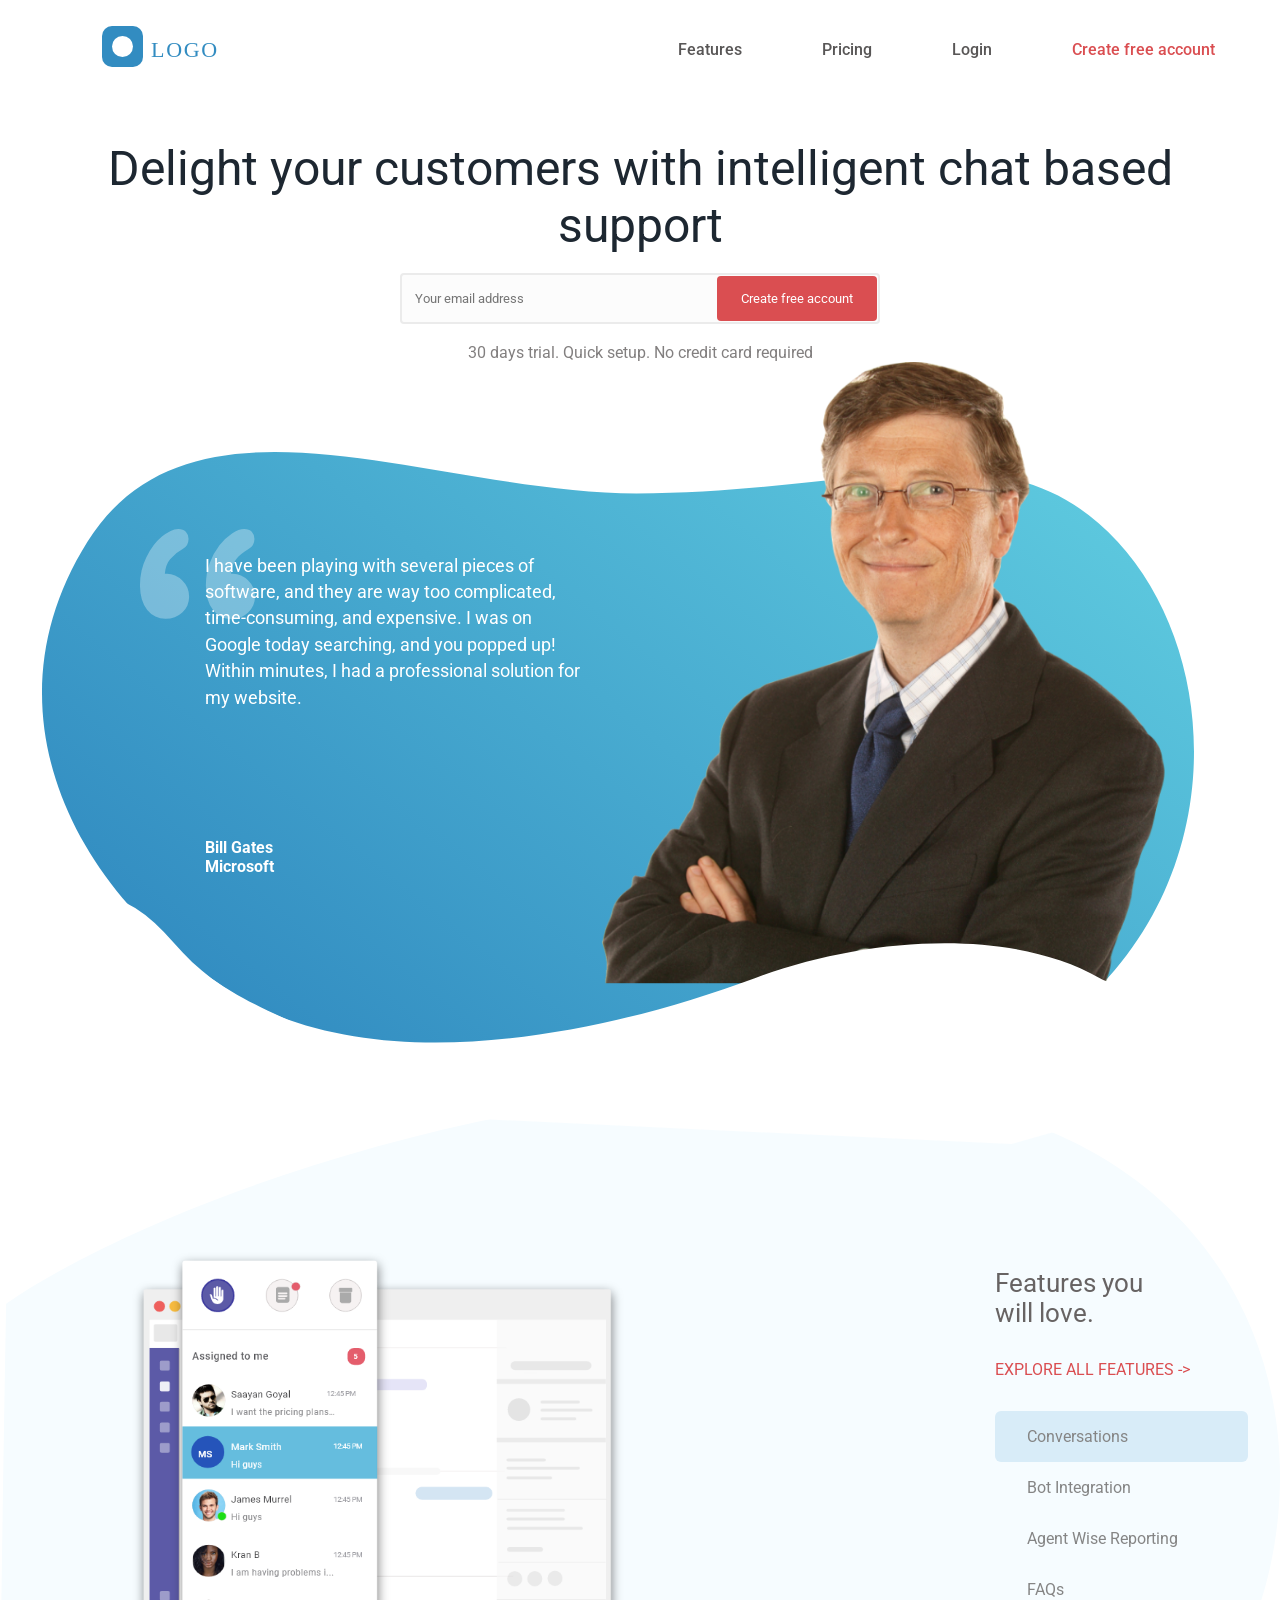
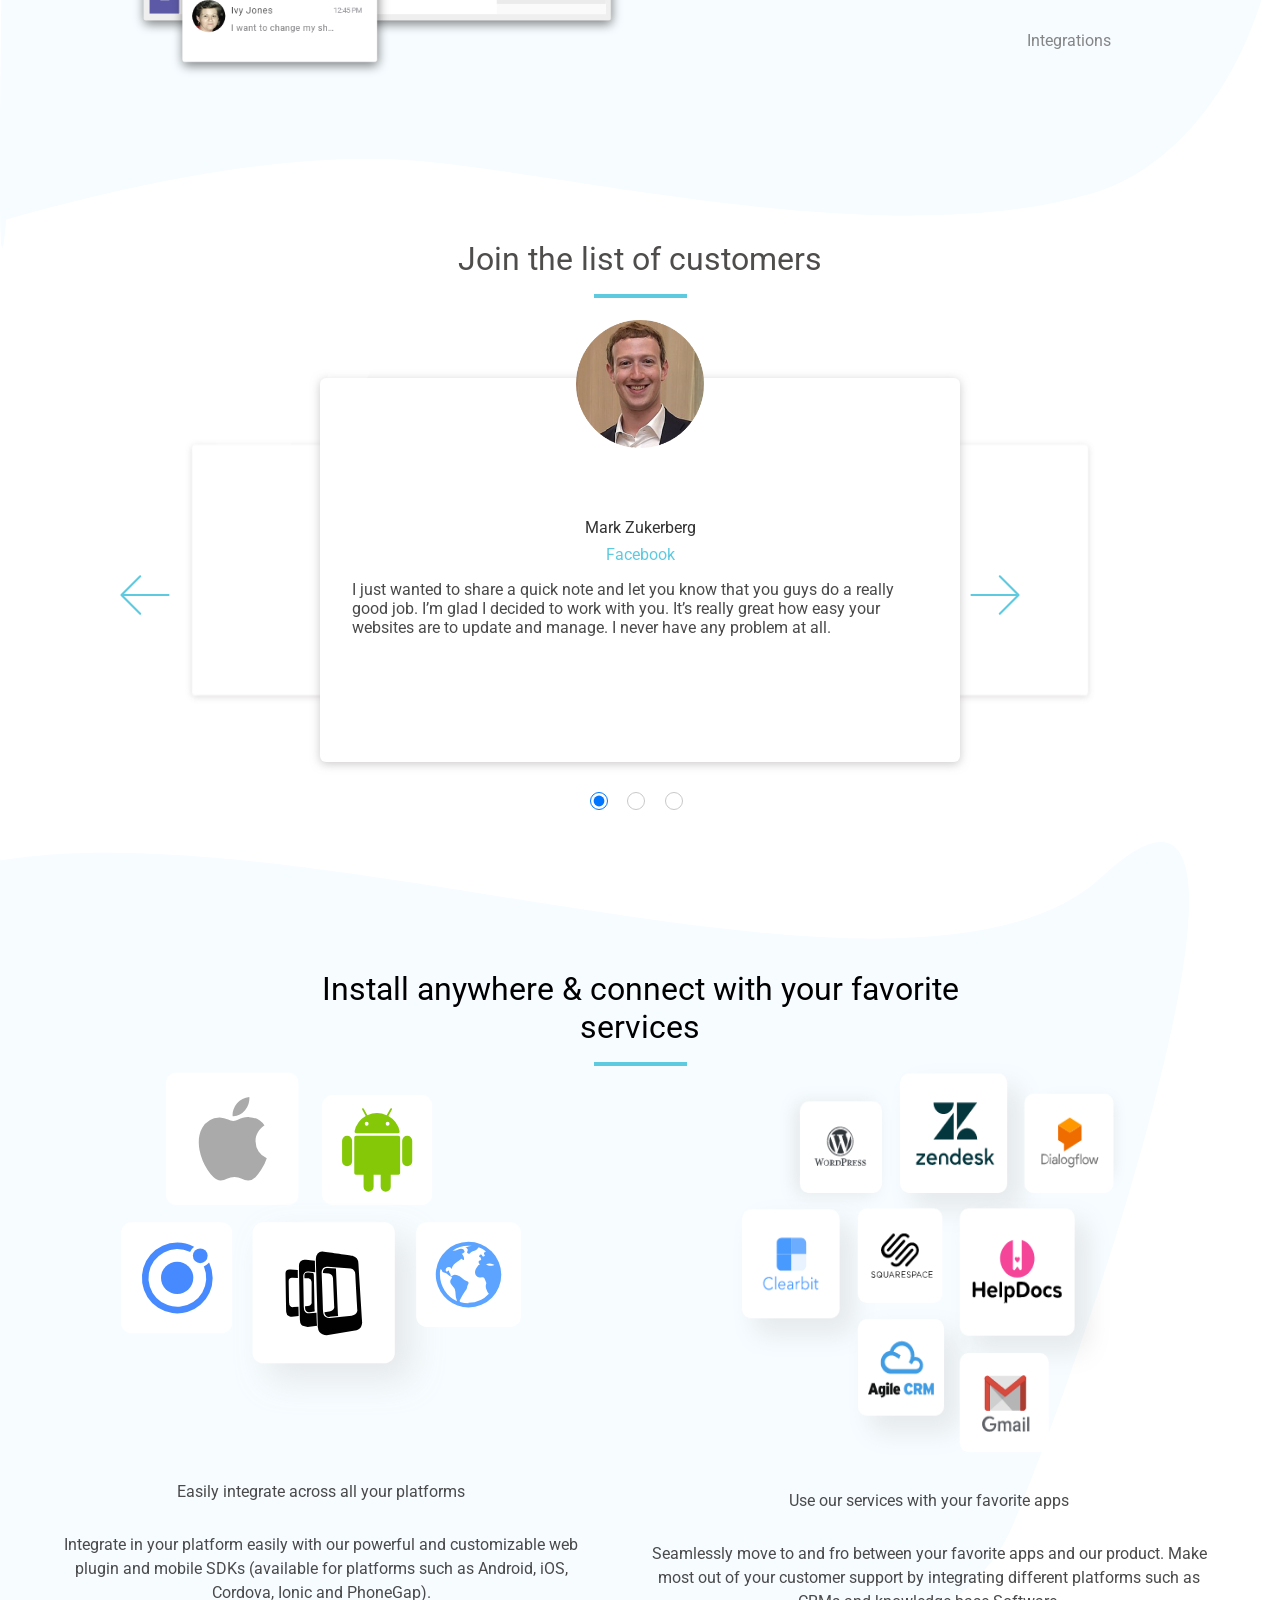
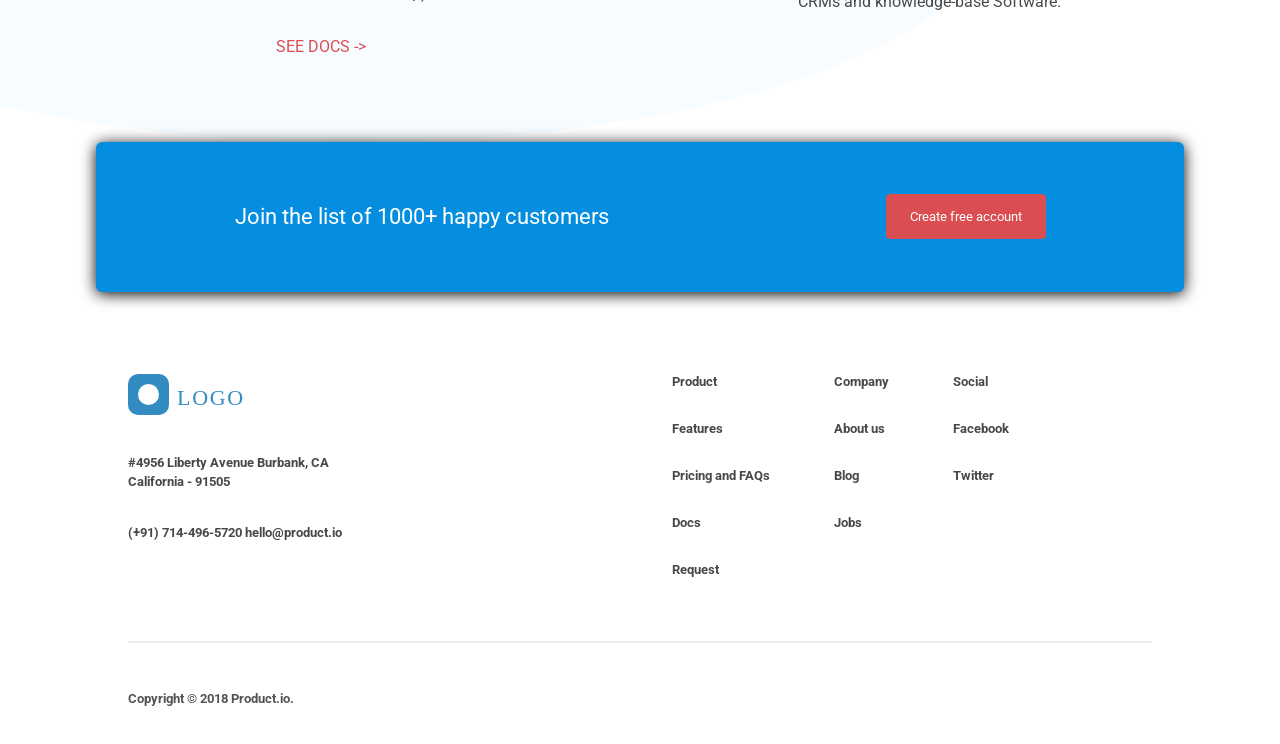
<file: index.html>
<!DOCTYPE html>
<html lang="en">

<head>
    <meta charset="UTF-8" />
    <meta name="viewport" content="width=device-width, initial-scale=1.0" />
    <link href="https://fonts.googleapis.com/css2?family=Roboto:wght@300;400;500;900&display=swap" rel="stylesheet" />
    <link rel="stylesheet" href="style.css" />
    <title>Task</title>
</head>

<body>
    <div class="container">
        <header class="main-head">
            <nav>
                <div class="logo">
                    <img src="./logo/Group 2.svg" alt="Logo" />
                </div>
                <ul class="nav-links">
                    <li><a href="#">Features</a></li>
                    <li><a href="#">Pricing</a></li>
                    <li><a href="#">Login</a></li>
                    <li><a class="active" href="#">Create free account</a></li>
                </ul>
            </nav>
        </header>
        <div class="main-content">
            <h1 class="heading">
                Delight your customers with intelligent chat based support
            </h1>
            <div class="email">
                <input type="email" placeholder="Your email address" />
                <button class="button">Create free account</button>
            </div>
            <div class="free-trail">
                30 days trial. Quick setup. No credit card required
            </div>
        </div>
        <div class="bubble">
            <p class="quote">
                <img class="comma" src="./logo/“.svg" alt="" />I have been playing
                with several pieces of software, and they are way too complicated,
                time-consuming, and expensive. I was on Google today searching, and
                you popped up! Within minutes, I had a professional solution for my
                website.
            </p>
            <h1 class="name">
                Bill Gates
                <span class="company">
                    Microsoft
                </span>
            </h1>
            <img class="oval" src="./logo/Oval-2.svg" alt="oval" />
            <img class="bill-gates" src="./images/1111.png" alt="" />
            <img class="rectangle" src="./logo/Rectangle-17.svg" alt="" />
        </div>
    </div>
    <div class="section">
        <img class="oval-2" src="./logo/Path-2.svg" alt="" />
        <div class="image-section">
            <img src="./images/conversation.png" class="images conversation" alt="conversation" />
            <img src="./images/bot.png" class="images bot" alt="bot" />
            <img src="./images/agent.png" class="images agent" alt="conversation" />
            <img src="./images/FAQ.png" class="images FAQ" alt="conversation" />
            <img src="./images/integration.png" class="images integration" alt="conversation" />
        </div>
        <div class="features-section">
            <h1>Features you will love.</h1>
            <span>EXPLORE ALL FEATURES -></span>
            <div class="conversations image-tab img-active" data-id="conversation">
                Conversations
            </div>
            <div class="bot-integration image-tab" data-id="bot">
                Bot Integration
            </div>
            <div class="agent-wise-reporting image-tab" data-id="agent">
                Agent Wise Reporting
            </div>
            <div class="faq image-tab" data-id="FAQ">
                FAQs
            </div>
            <div class="integrations image-tab" data-id="integration">
                Integrations
            </div>
        </div>
    </div>
    <div class="join">
        Join the list of customers
        <div class="line"></div>
    </div>
    <section id="slider">
        <input type="radio" name="slider" id="s1" checked />
        <input type="radio" name="slider" id="s2" />
        <input type="radio" name="slider" id="s3" />
        <label for="s1" id="slide1">
            <img class="mark" src="./images/220px-Mark_Zuckerberg_em_setembro_de_2014@2x.png" alt="" />
            <h1 class="name1">Mark Zukerberg</h1>
            <div class="company1">Facebook</div>
            <img class="comma" src="./logo/“.svg" alt="" />
            <p class="s1">
                I just wanted to share a quick note and let you know that you guys do
                a really good job. I’m glad I decided to work with you. It’s really
                great how easy your websites are to update and manage. I never have
                any problem at all.
            </p>
        </label>
        <label for="s2" id="slide2">
            <img class="mark" src="./images/220px-Mark_Zuckerberg_em_setembro_de_2014@2x.png" alt="" />
            <h1 class="name1">Mark Zukerberg</h1>
            <div class="company1">Facebook</div>
            <p class="s2">
                I just wanted to share a quick note and let you know that you guys do
                a really good job. I’m glad I decided to work with you. It’s really
                great how easy your websites are to update and manage. I never have
                any problem at all.
            </p>
        </label>
        <label for="s3" id="slide3">
            <img class="mark" src="./images/220px-Mark_Zuckerberg_em_setembro_de_2014@2x.png" alt="" />
            <h1 class="name1">Mark Zukerberg</h1>
            <div class="company1">Facebook</div>
            <p class="s3">
                I just wanted to share a quick note and let you know that you guys do
                a really good job. I’m glad I decided to work with you. It’s really
                great how easy your websites are to update and manage. I never have
                any problem at all.
            </p>
        </label>
        <div class="btn buttons">
            <button class="previous-button">
                <img src="./logo/arrow copy.svg" alt="" />
            </button>
            <button class="next-button">
                <img src="./logo/arrow.svg" alt="" />
            </button>
        </div>
    </section>
    <div class="background-container">
        <img class="oval-3" src="./logo/Path 2 Copy 2.svg" alt="" />
        <div class="bubble-2">
            <h1 class="heading-2">
                Install anywhere & connect with your favorite services
            </h1>
            <div class="line"></div>
        </div>
        <div class="group">
            <div class="group-1">
                <img src="./logo/Group 61.svg" alt="" />
                <p class="p1">Easily integrate across all your platforms</p>
                <p class="p2">
                    Integrate in your platform easily with our powerful and customizable
                    web plugin and mobile SDKs (available for platforms such as Android,
                    iOS, Cordova, Ionic and PhoneGap).
                </p>
                <span class="docs">SEE DOCS -></span>
            </div>
            <div class="group-2">
                <img src="./logo/Group 53.png" alt="" />
                <p class="p1">Use our services with your favorite apps</p>
                <p class="p2">
                    Seamlessly move to and fro between your favorite apps and our
                    product. Make most out of your customer support by integrating
                    different platforms such as CRMs and knowledge-base Software.
                </p>
            </div>
        </div>
    </div>
    <div class="template">
        <div class="join-2">Join the list of 1000+ happy customers</div>
        <button class="button-2">Create free account</button>
    </div>
    <div class="footer-container">
        <div class="address-container">
            <div class="logo-2">
                <img src="./logo/Group 2.svg" alt="logo" />
            </div>
            <div class="address">
                #4956 Liberty Avenue Burbank, CA California - 91505
                <span class="number">(+91) 714-496-5720 hello@product.io</span>
            </div>
        </div>
        <div class="about">
            <div class="product">
                <ul class="about-product">
                    Product
                    <li>Features</li>
                    <li>Pricing and FAQs</li>
                    <li>Docs</li>
                    <li>Request</li>
                </ul>
            </div>
            <div class="company-2">
                <ul class="about-company">
                    Company
                    <li>About us</li>
                    <li>Blog</li>
                    <li>Jobs</li>
                </ul>
            </div>
            <div class="social">
                <ul class="about-social">
                    Social
                    <li>Facebook</li>
                    <li>Twitter</li>
                </ul>
            </div>
        </div>
    </div>
    <div class="copyright">
        Copyright &copy 2018 Product.io.
    </div>
    <script src="main.js"></script>
</body>

</html>
</file>
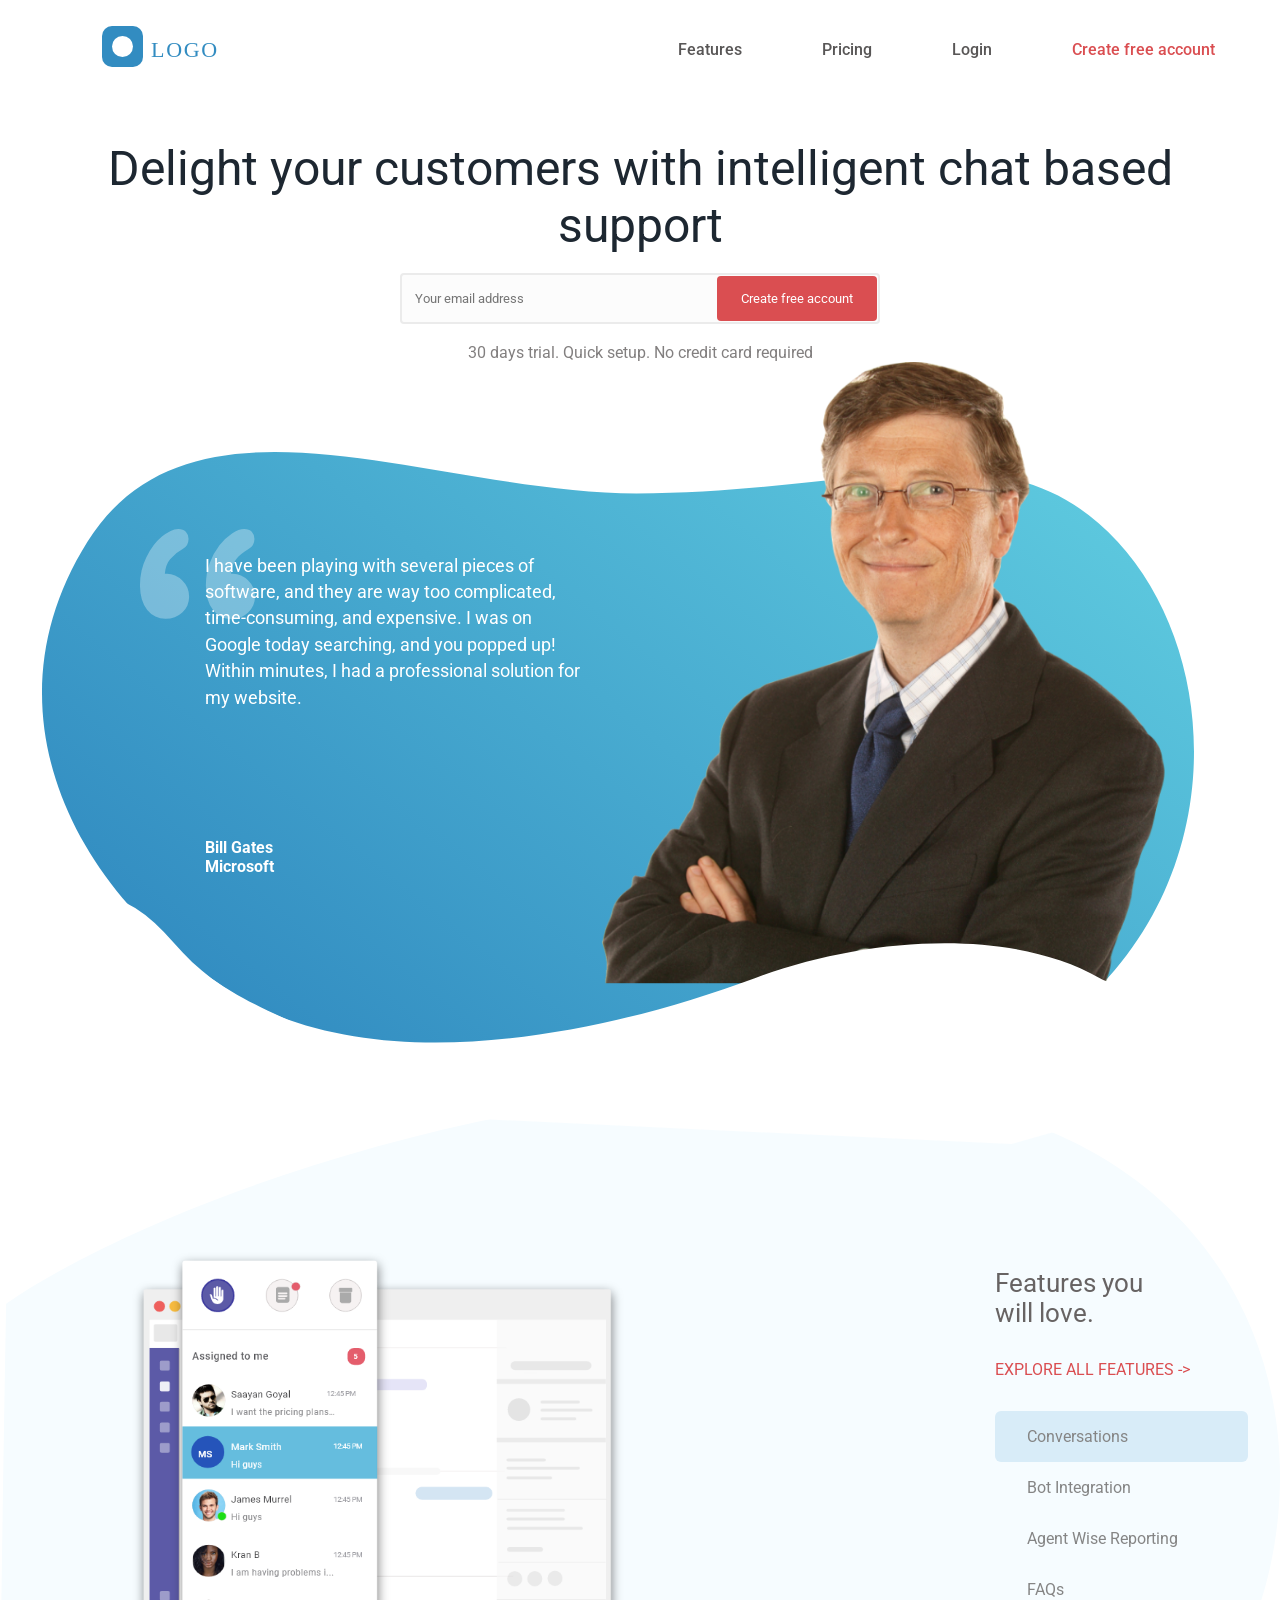
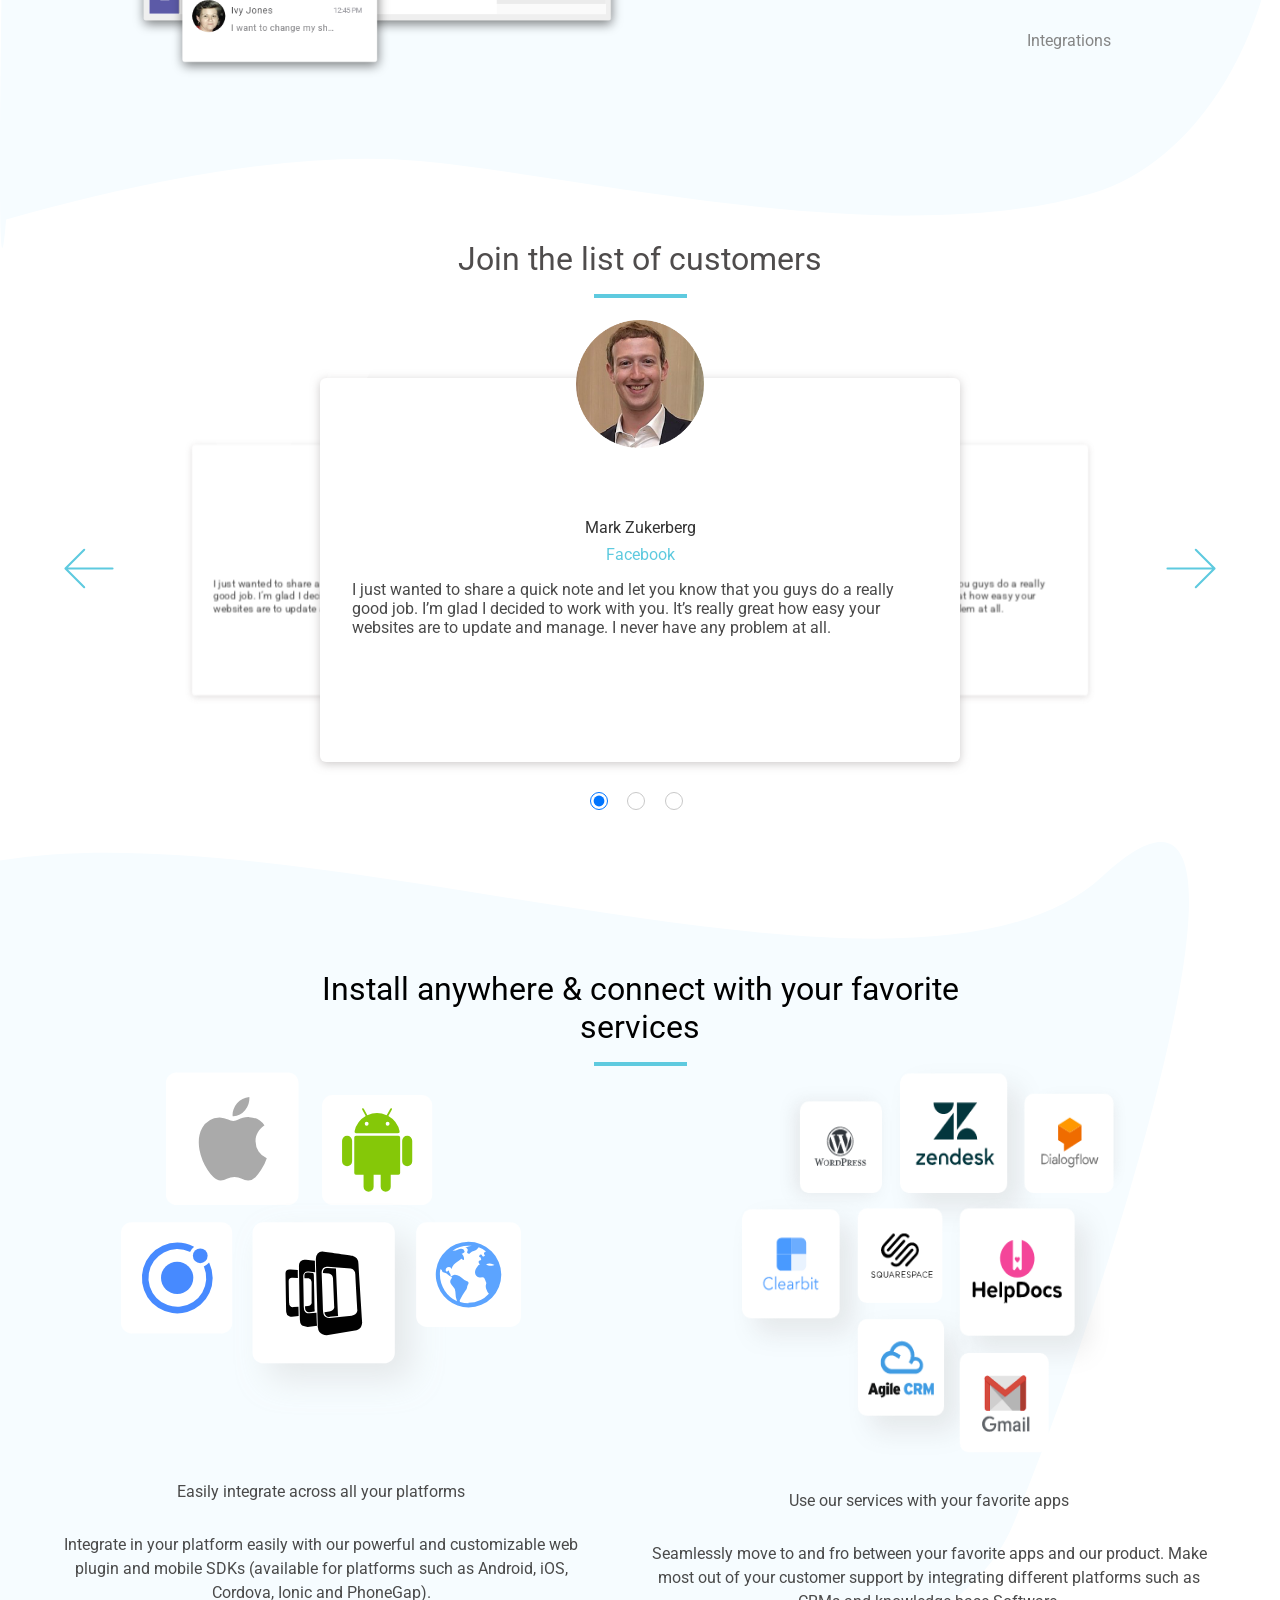
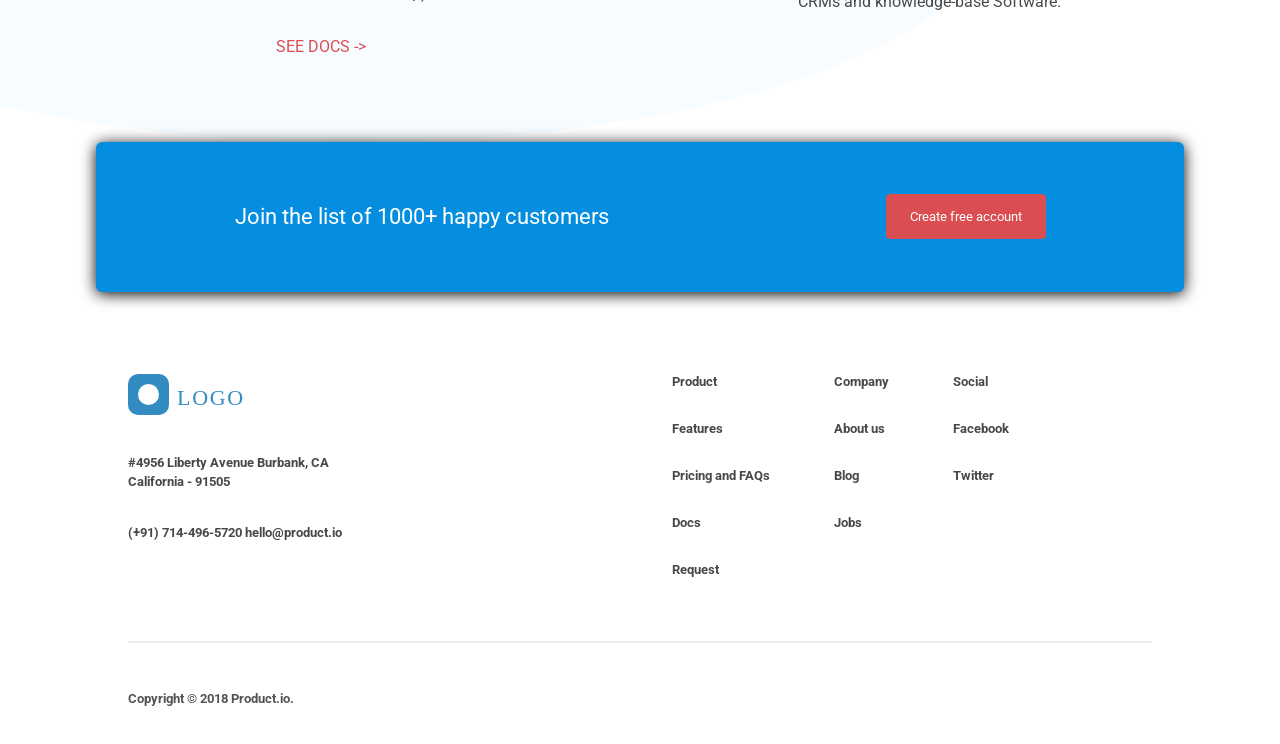
<file: public/index.html>
<!DOCTYPE html>
<html lang="en">

<head>
    <meta charset="UTF-8" />
    <meta name="viewport" content="width=device-width, initial-scale=1.0" />
    <link href="https://fonts.googleapis.com/css2?family=Roboto:wght@300;400;500;900&display=swap" rel="stylesheet" />
    <link rel="stylesheet" href="style.css" />
    <title>Task</title>
</head>

<body>
    <div class="container">
        <header class="main-head">
            <nav>
                <div class="logo">
                    <img src="./logo/Group 2.svg" alt="Logo" />
                </div>
                <ul class="nav-links">
                    <li><a href="#">Features</a></li>
                    <li><a href="#">Pricing</a></li>
                    <li><a href="#">Login</a></li>
                    <li><a class="active" href="#">Create free account</a></li>
                </ul>
            </nav>
        </header>
        <div class="main-content">
            <h1 class="heading">
                Delight your customers with intelligent chat based support
            </h1>
            <div class="email">
                <input type="email" placeholder="Your email address" />
                <button class="button">Create free account</button>
            </div>
            <div class="free-trail">
                30 days trial. Quick setup. No credit card required
            </div>
        </div>
        <div class="bubble">
            <p class="quote">
                <img class="comma" src="./logo/“.svg" alt="" />I have been playing
                with several pieces of software, and they are way too complicated,
                time-consuming, and expensive. I was on Google today searching, and
                you popped up! Within minutes, I had a professional solution for my
                website.
            </p>
            <h1 class="name">
                Bill Gates
                <span class="company">
                    Microsoft
                </span>
            </h1>
            <img class="oval" src="./logo/Oval-2.svg" alt="oval" />
            <img class="bill-gates" src="./images/1111.png" alt="" />
            <img class="rectangle" src="./logo/Rectangle-17.svg" alt="" />
        </div>
    </div>
    <div class="section">
        <img class="oval-2" src="./logo/Path-2.svg" alt="" />
        <div class="image-section">
            <img src="./images/conversation.png" class="images conversation" alt="conversation" />
            <img src="./images/bot.png" class="images bot" alt="bot" />
            <img src="./images/agent.png" class="images agent" alt="agent" />
            <img src="./images/FAQ.png" class="images FAQ" alt="FAQ" />
            <img src="./images/integration.png" class="images integration" alt="integration" />
        </div>
        <div class="features-section">
            <h1>Features you will love.</h1>
            <span>EXPLORE ALL FEATURES -></span>
            <div class="conversations image-tab img-active" data-id="conversation">
                Conversations
            </div>
            <div class="bot-integration image-tab" data-id="bot">
                Bot Integration
            </div>
            <div class="agent-wise-reporting image-tab" data-id="agent">
                Agent Wise Reporting
            </div>
            <div class="faq image-tab" data-id="FAQ">
                FAQs
            </div>
            <div class="integrations image-tab" data-id="integration">
                Integrations
            </div>
        </div>
    </div>
    <div class="join">
        Join the list of customers
        <div class="line"></div>
    </div>
    <div class="slider-container">
        <div class="buttons">
            <button class="previous-button">
                <img src="./logo/arrow copy.svg" alt="" />
            </button>
            <button class="next-button">
                <img src="./logo/arrow.svg" alt="" />
            </button>
        </div>
    <section id="slider">
        
        <input type="radio" name="slider" id="s1" checked />
        <input type="radio" name="slider" id="s2" />
        <input type="radio" name="slider" id="s3" />
        <label for="s1" id="slide1">
            <img class="mark" src="./images/220px-Mark_Zuckerberg_em_setembro_de_2014@2x.png" alt="" />
            <h1 class="name1">Mark Zukerberg</h1>
            <div class="company1">Facebook</div>
            <img class="comma" src="./logo/“.svg" alt="" />
            <p class="s1">
                I just wanted to share a quick note and let you know that you guys do
                a really good job. I’m glad I decided to work with you. It’s really
                great how easy your websites are to update and manage. I never have
                any problem at all.
            </p>
        </label>
        <label for="s2" id="slide2">
            <img class="mark" src="./images/220px-Mark_Zuckerberg_em_setembro_de_2014@2x.png" alt="" />
            <h1 class="name1">Mark Zukerberg</h1>
            <div class="company1">Facebook</div>
            <p class="s2">
                I just wanted to share a quick note and let you know that you guys do
                a really good job. I’m glad I decided to work with you. It’s really
                great how easy your websites are to update and manage. I never have
                any problem at all.
            </p>
        </label>
        <label for="s3" id="slide3">
            <img class="mark" src="./images/220px-Mark_Zuckerberg_em_setembro_de_2014@2x.png" alt="" />
            <h1 class="name1">Mark Zukerberg</h1>
            <div class="company1">Facebook</div>
            <p class="s3">
                I just wanted to share a quick note and let you know that you guys do
                a really good job. I’m glad I decided to work with you. It’s really
                great how easy your websites are to update and manage. I never have
                any problem at all.
            </p>
        </label>
         </section>
        
</div>

    <div class="background-container">
        <img class="oval-3" src="./logo/Path 2 Copy 2.svg" alt="" />
        <div class="bubble-2">
            <h1 class="heading-2">
                Install anywhere & connect with your favorite services
            </h1>
            <div class="line"></div>
        </div>
        <div class="group">
            <div class="group-1">
                <img src="./logo/Group 61.svg" alt="" />
                <p class="p1">Easily integrate across all your platforms</p>
                <p class="p2">
                    Integrate in your platform easily with our powerful and customizable
                    web plugin and mobile SDKs (available for platforms such as Android,
                    iOS, Cordova, Ionic and PhoneGap).
                </p>
                <span class="docs">SEE DOCS -></span>
            </div>
            <div class="group-2">
                <img src="./logo/Group 53.png" alt="" />
                <p class="p1">Use our services with your favorite apps</p>
                <p class="p2">
                    Seamlessly move to and fro between your favorite apps and our
                    product. Make most out of your customer support by integrating
                    different platforms such as CRMs and knowledge-base Software.
                </p>
            </div>
        </div>
    </div>
    <div class="template">
        <div class="join-2">Join the list of 1000+ happy customers</div>
        <button class="button-2">Create free account</button>
    </div>
    <div class="footer-container">
        <div class="address-container">
            <div class="logo-2">
                <img src="./logo/Group 2.svg" alt="logo" />
            </div>
            <div class="address">
                #4956 Liberty Avenue Burbank, CA California - 91505
                <span class="number">(+91) 714-496-5720 hello@product.io</span>
            </div>
        </div>
        <div class="about">
            <div class="product">
                <ul class="about-product">
                    Product
                    <li>Features</li>
                    <li>Pricing and FAQs</li>
                    <li>Docs</li>
                    <li>Request</li>
                </ul>
            </div>
            <div class="company-2">
                <ul class="about-company">
                    Company
                    <li>About us</li>
                    <li>Blog</li>
                    <li>Jobs</li>
                </ul>
            </div>
            <div class="social">
                <ul class="about-social">
                    Social
                    <li>Facebook</li>
                    <li>Twitter</li>
                </ul>
            </div>
        </div>
    </div>
    <div class="copyright">
        Copyright &copy 2018 Product.io.
    </div>
    <script src="main.js"></script>
</body>

</html>
</file>
<file: style.css>
* {
  padding: 0;
  margin: 0;
  box-sizing: border-box;
  font-family: "Roboto", sans-serif;
}

.main-head {
  width: 95%;
  margin: 1.6rem 1.6rem 0 auto;
  font-size: 1rem;
}
nav {
  display: flex;
  justify-content: space-between;
  align-items: center;
  flex-wrap: wrap;
}
.logo {
  justify-content: flex-start;
  align-items: center;
  flex: 1 1 10rem;
}
.nav-links {
  display: flex;
  justify-content: space-around;
  list-style: none;
  flex: 1 1 15rem;
}
a {
  text-decoration: none;
  color: #585656;
  font-weight: 500;
}
.active {
  color: #da4e51;
}
.main-content {
  display: flex;
  justify-content: center;
  align-items: center;
  flex-direction: column;
  margin: 3.125rem 0 0 0;
}
.heading {
  margin: 1rem 4rem 0 4rem;
  text-align: center;
  color: #1d2731;
  font-weight: normal;
}

.email {
  margin: 1.2rem auto;
  position: relative;
}

input[type="email"] {
  display: block;
  margin: 0 auto;
  width: 30rem;
  height: 3.2rem;
  border: 2px solid #ebebeb;
  border-radius: 0.25rem;
  padding: 0.8rem;
  outline: none;
  background-color: #fcfcfc;
  color: #898484;
}
.button {
  background-color: #da4e51;
  height: 2.8rem;
  width: 10rem;
  position: absolute;
  top: 7%;
  bottom: 3rem;
  right: 0%;
  left: 66%;
  outline: none;
  border-radius: 4px;
  color: white;
  border: none;
  cursor: pointer;
}

.free-trail {
  color: #827f7f;
}

.bubble {
  width: 100%;
  position: relative;
}
.quote {
  width: 25%;
  text-align: left;
  position: absolute;
  color: white;
  line-height: 2.5;
}
.oval {
  z-index: -1;
}
.bill-gates {
  position: absolute;
  right: 0;
}
.rectangle {
  z-index: 10;
  position: absolute;
}
.join {
  color: #4f4c4c;
  margin: 1.2rem 0 2rem 0;
}
.line {
  width: 3.125rem;
  height: 0.25rem;
  background: #5ecadf 0% 0% no-repeat padding-box;
  position: relative;
  left: 43%;
  margin: 1rem 0 0 0;
}

.name1 {
  font-size: 0.8rem;
  color: #4a4a4a;
  text-align: center;
  padding: 1rem 0 0 0;
}
.company1 {
  display: block;
  font-size: 0.8rem;
  color: #5ecadf;
  text-align: center;
  padding: 0.5rem 0 0 0;
}
.quote1 {
  font-size: 0.8rem;
  color: #4a4a4a;
  padding: 1rem;
}
.mark {
  width: 6.25rem;
  position: absolute;
  top: -15%;
}

.bubble-2 {
  width: 100%;
  height: 100%;
}

.heading-2 {
  display: block;
  text-align: center;
  font-weight: normal;
}

.group {
  /* position: absolute;
    display: flex; */
  flex-direction: column;
  margin: 2rem 0;
}
.group-1 {
  margin: 0 2rem;
}

.group-1 img {
  height: 25rem;
}
.p1 {
  margin: 2rem 2rem;
  text-align: center;
  color: #4a4a4a;
}
.p2 {
  text-align: center;
  color: #4a4a4a;
  margin: 0 0 1rem 0;
  line-height: 1.5;
}

.group-2 {
  margin: 0 2rem;
}
.group-2 img {
  height: 25rem;
}
.docs {
  color: #da4e51;
  display: block;
  text-align: center;
  cursor: pointer;
}
.background-container {
  width: 100%;
  height: 100%;
  position: relative;
}
.template {
  border-radius: 6px;
  box-shadow: 0px 2px 15px black;
  display: flex;
  justify-content: space-around;
  align-items: center;
  background-color: #058ee0;
  height: 150px;
}
.button-2 {
  background-color: #da4e51;
  outline: none;
  border-radius: 4px;
  color: white;
  border: none;
  height: 2.8rem;
  width: 10rem;
  cursor: pointer;
}
.join-2 {
  color: white;
  font-size: 22px;
}
.footer-container {
  font-weight: bold;
  font-size: 0.8rem;
  color: #4a4747;
  max-width: 80vw;
  display: flex;
  box-shadow: 0px 2px 0px 0px #ebebeb;
}

.address-container {
  width: 50%;
  margin: 2rem 0 0 0rem;
}
.logo-2 {
  width: 50%;
  margin: 0 0 2rem 0;
}
.address {
  width: 50%;
  line-height: 1.5;
}
.about {
  display: flex;
}
.product {
  margin: 2rem;
}
.company-2 {
  margin: 2rem;
}
.social {
  margin: 2rem;
}
.about-company {
  list-style: none;
  margin: 0 0 2rem 0;
}
.about-product {
  list-style: none;
}
.about-social {
  list-style: none;
}
.about li {
  margin: 2rem 0;
}
.number {
  display: block;
  margin: 2rem 0 0 0;
}
.copyright {
  margin: 0 0 3% 10%;
  color: #565252;
  font-weight: bold;
  font-size: 1rem;
}
.section {
  position: relative;
  display: flex;
  justify-content: space-between;
  align-items: center;
  width: 100%;
  margin: 12% 0 12% 0;
}
.oval-2 {
  position: absolute;
  width: 100%;
  z-index: -5;
}
.image-section {
  margin-left: 10%;
}
.image-section img {
  width: 500px;
}

.features-section h1 {
  margin: 0 2rem 2rem 2rem;
  font-size: 1.6rem;
  font-weight: normal;
  color: #676363;
  width: 50%;
}

.features-section span {
  display: block;
  margin: 0 2rem 2rem 2rem;
  color: #da4e51;
  cursor: pointer;
}

.conversations,
.bot-integration,
.agent-wise-reporting,
.faq,
.integrations {
  margin: 0 2rem 0 2rem;
  color: #858585;
  cursor: pointer;
  padding: 1rem 0 1rem 2rem;
}

.bot,
.agent,
.FAQ,
.integration {
  display: none;
}
.img-active {
  border-radius: 6px;
  background-color: #d8ecf8;
}

#slider {
  position: relative;
  width: 50%;
  height: 30vw;
  margin: 80px auto;
  font-family: "Helvetica Neue", sans-serif;
  perspective: 1400px;
  transform-style: preserve-3d;
}

input[type="radio"] {
  position: relative;
  top: 108%;
  left: 50%;
  width: 18px;
  height: 18px;
  margin: 0 15px 0 0;
  opacity: 0.4;
  transform: translateX(-50px);
  cursor: pointer;
}

input[type="radio"]:nth-child(5) {
  margin-right: 0px;
}

input[type="radio"]:checked {
  opacity: 1;
}

#slider label {
  position: absolute;
  width: 100%;
  height: 100%;
  left: 0;
  top: 0;
  color: white;
  font-size: 70px;
  font-weight: bold;
  border-radius: 5px;
  cursor: pointer;
  display: flex;
  align-items: center;
  justify-content: center;
  flex-direction: column;
  transition: transform 400ms ease;
}

#slide1 {
  background: white;
}

#slide2 {
  background: white;
}

#slide3 {
  background: white;
}

#slider p {
  font-size: 1rem;
  margin: 1rem 2rem 0 2rem;
  color: #4a4a4a;
  font-weight: normal;
  display: none;
}
.name1 {
  font-size: 1rem;
  color: #333333;
  font-weight: normal;
}
.company1 {
  font-size: 1rem;
  color: #5ecadf;
  font-weight: normal;
}
.mark {
  width: 20%;
  position: absolute;
  top: -15%;
}

#s1:checked ~ #slide1,
#s2:checked ~ #slide2,
#s3:checked ~ #slide3 {
  box-shadow: 0px 2px 10px #9c959580;
  border-radius: 6px;
  transform: translate3d(0%, 0, 0px);
}

#s1:checked ~ #slide2,
#s2:checked ~ #slide3,
#s3:checked ~ #slide1 {
  box-shadow: 0px 2px 10px #bdb8b880;
  border-radius: 6px;
  transform: translate3d(40%, 0, -100px) scale(0.7);
}

#s1:checked ~ #slide3,
#s2:checked ~ #slide1,
#s3:checked ~ #slide2 {
  box-shadow: 0px 2px 10px #bdb8b880;
  border-radius: 6px;
  transform: translate3d(-40%, 0, -100px) scale(0.7);
}
.buttons {
  position: absolute;
  top: 50%;
  transform: translateY(-50%);
  background: transparent;
  border: none;
  cursor: pointer;
}

.buttons img {
  width: 1.25rem;
  height: 1.25rem;
}
.previous-button {
  left: -200px;
  position: absolute;
  background: transparent;
  border: none;
}
.next-button {
  position: absolute;
  right: -700px;
  background: transparent;
  border: none;
}

/* MEDIA QUERIES  */

@media only screen and (max-width: 544px) {
  .container {
    margin: 5%;
  }
  .main-head {
    width: 100%;
    margin: 0;
  }
  .oval {
    display: block;
    width: 100%;
    margin: 2.2rem 0 0 0;
  }
  .bill-gates {
    display: block;
    width: 55%;
    top: -16%;
    right: 6%;
  }
  .rectangle {
    display: block;
    top: 75%;
    width: 100%;
  }
  .comma {
    width: 10%;
    top: -2%;
    position: absolute;
    left: -5%;
  }
  .email {
    margin: 1.2rem 0;
  }
  .nav-links {
    font-size: 0.7rem;
    justify-content: space-between;
    margin: 1rem 0 0 0;
  }
  .main-content {
    margin: 1.2rem 0 0 0;
  }
  .logo {
    display: block;
  }
  .heading {
    font-size: 1rem;
    margin: 0;
  }
  .free-trail {
    font-size: 0.7rem;
    margin: 0;
  }
  .name {
    display: block;
    font-size: 0.4rem;
    text-align: left;
    position: absolute;
    color: white;
    bottom: 30%;
    left: 10%;
  }
  .company {
    display: block;
  }
  .join {
    display: block;
    text-align: center;
  }
  input[type="email"] {
    width: 18rem;
    height: 2.5rem;
    font-size: 0.8rem;
  }
  .button {
    width: 6rem;
    height: 2.1rem;
    font-size: 0.6rem;
  }
  .quote {
    display: block;
    width: 50%;
    top: 20%;
    left: 10%;
    font-size: 0.4rem;
    line-height: 1.8;
  }
  .group-1 {
    margin: 1rem 0;
  }
  .group-2 {
    margin: 1rem 0;
  }
  .group-1 img {
    display: flex;
    width: 300px;
    height: 300px;
    margin: 0 auto;
  }
  .group-2 img {
    display: flex;
    width: 300px;
    height: 300px;
    margin: 0 auto;
  }
  .oval-3 {
    display: none;
  }
  .template {
    margin: 0 5%;
    height: 80px;
  }
  .join-2 {
    font-size: 0.6rem;
  }
  .button-2 {
    font-size: 0.6rem;
    width: 6rem;
    height: 1.8rem;
  }
  .footer-container {
    font-size: 0.5rem;
    margin: 1.875rem auto 0.9375rem auto;
  }
  .address-container {
    margin: 0;
  }
  .copyright {
    font-size: 0.5rem;
  }
  .logo-2 {
    margin: 0 0 1rem 0;
  }
  .logo-2 img {
    width: 100px;
  }

  .product {
    margin: 0.8rem;
  }
  .company-2 {
    margin: 0.8rem;
  }
  .social {
    margin: 0.8rem;
  }
  .about li {
    margin: 1rem 0;
  }
  .address {
    width: 80%;
  }
  .number {
    margin: 1rem 0 0 0;
  }
  .p1 {
    font-size: 0.8rem;
    line-height: 1.5;
  }
  .p2 {
    margin: 2rem;
    font-size: 0.8rem;
  }
  .docs {
    font-size: 0.8rem;
  }
  .heading-2 {
    font-size: 1rem;
  }
  .slide {
    height: 300px;
  }
  .quote1 {
    padding: 0.8rem;
    line-height: 1.5;
  }
  .section {
    display: flex;
    justify-content: center;
    flex-direction: column-reverse;
  }
  .features-section {
    margin: 0 0 2rem 0;
  }
  .features-section span {
    margin-bottom: 1rem;
  }
  .image-section {
    margin: 0 5%;
  }
  .image-section img {
    width: 100%;
    margin: 0 auto;
  }
  .features-section h1 {
    width: 80%;
    font-size: 1.4rem;
  }
  .oval-2 {
    display: none;
  }
  .previous-button {
    left: -73px;
  }
  .next-button {
    right: -285px;
  }
  #slider p {
    font-size: 0.3rem;
    margin: 1rem 1rem 0 1rem;
  }
  .name1 {
    font-size: 0.3rem;
  }
  .company1 {
    font-size: 0.3rem;
  }
  input[type="radio"] {
    height: 10px;
    width: 10px;
  }
}

@media only screen and (max-width: 420px) {
  .next-button {
    right: -260px;
  }
}
@media only screen and (max-width: 350px) {
  .next-button {
    right: -220px;
  }
}

@media only screen and (min-width: 545px) {
  .oval {
    width: 90%;
    margin: 7% 0 0 2.6rem;
  }
  .bill-gates {
    width: 44%;
    left: 47%;
  }
  .rectangle {
    width: 100%;
    left: 0;
    bottom: 0;
    top: 73%;
    margin: 0%;
  }
  .quote {
    font-size: 0.6rem;
    top: 26%;
    left: 16%;
  }
  .name {
    font-size: 1rem;
    width: 25%;
    text-align: left;
    position: absolute;
    color: white;
    top: 65%;
    left: 16%;
  }
  .company {
    display: block;
  }
  .comma {
    width: 20%;
  }
  .group {
    display: flex;
    justify-content: center;
    align-items: center;
  }
  .group-1 {
    margin: 1rem 0;
  }
  .group-2 {
    margin: 1rem 0;
  }

  .group-1 img {
    display: flex;
    margin: 0 auto;
  }
  .group-2 img {
    display: flex;
    margin: 0 auto;
  }
  .oval-3 {
    display: none;
  }
  .template {
    margin: 0 3rem;
  }
  .footer-container {
    margin: 3.125rem auto 1.5625rem auto;
  }
  .copyright {
    font-size: 0.8rem;
  }
  .join {
    text-align: center;
    font-size: 1.2rem;
  }
  .line {
    margin: 1rem auto;
    left: 0;
  }
  .p2 {
    margin: 2rem;
    font-size: 1rem;
  }
  .heading-2 {
    font-size: 1.2rem;
  }
  .quote1 {
    font-size: 1rem;
    line-height: 1.5;
  }
  .heading {
    font-size: 1.5rem;
  }
  .main-head {
    width: 90%;
  }
  .comma {
    position: absolute;
    left: -10%;
    top: -4%;
  }
  .image-section img {
    width: 350px;
  }
  .features-section h1 {
    font-size: 1.2rem;
    margin-bottom: 1rem;
  }
  .features-section span {
    font-size: 0.8rem;
    margin-bottom: 1rem;
  }
  .conversations,
  .bot-integration,
  .agent-wise-reporting,
  .faq,
  .integrations {
    font-size: 0.8rem;
  }
  .previous-button {
    left: -125px;
  }
  .next-button {
    right: -500px;
  }
  #slider p {
    font-size: 0.8rem;
  }
  .name1 {
    font-size: 0.8rem;
  }
  .company1 {
    font-size: 0.8rem;
  }
}

@media only screen and (min-width: 992px) {
  .quote {
    font-size: 0.8rem;
  }
  .group {
    display: flex;
    flex-direction: row;
    margin: 12rem 2rem 0 2rem;
    position: absolute;
    top: 0;
  }
  .bubble-2 {
    margin: 4rem 0 0 0;
  }
  .line {
    margin: 1rem auto;
    left: 0;
  }
  .background-container {
    height: 900px;
    overflow: hidden;
    padding: 4rem 0 0 0;
  }
  .oval-3 {
    display: block;
    position: absolute;
    z-index: -2;
    left: -30%;
    top: 0;
    height: 900px;
  }
  .template {
    margin: 0 6rem;
  }
  .footer-container {
    font-size: 0.8rem;
    margin: 3.125rem auto;
  }
  .heading {
    font-size: 3rem;
  }
  .comma {
    width: 30%;
    position: absolute;
    left: -17%;
    top: -15%;
  }
  .quote {
    width: 30%;
    font-size: 1.1rem;
    line-height: 1.5;
    letter-spacing: 0;
    opacity: 1;
  }
  .join {
    font-size: 2rem;
    margin-top: 2rem;
  }
  .line {
    width: 5.8125rem;
    height: 0.25rem;
  }
  .quote1 {
    font-size: 1.2rem;
  }
  .right-btn {
    right: -4.375rem;
  }
  .left-btn {
    left: -4.375rem;
  }
  .btn img {
    width: 3.125rem;
    height: 3.125rem;
  }
  .heading-2 {
    font-size: 2rem;
    max-width: 50%;
    margin: 0 auto;
  }
  .group-1 img {
    width: 400px;
  }
  .group-2 img {
    width: 400px;
  }

  .section {
    position: relative;
    display: flex;
    justify-content: space-between;
    align-items: center;
    width: 100%;
    margin: 12% 0 12% 0;
  }
  .oval-2 {
    position: absolute;
    width: 100%;
    z-index: -5;
  }
  .image-section {
    margin-left: 10%;
  }
  .image-section img {
    width: 500px;
  }

  .features-section h1 {
    margin: 0 2rem 2rem 2rem;
    font-size: 1.6rem;
    font-weight: normal;
    color: #676363;
    width: 50%;
  }
  .features-section span {
    display: block;
    font-size: 1rem;
    margin: 0 2rem 2rem 2rem;
    color: #da4e51;
    cursor: pointer;
  }

  .conversations,
  .bot-integration,
  .agent-wise-reporting,
  .faq,
  .integrations {
    font-size: 1rem;
    margin: 0 2rem 0 2rem;
    color: #858585;
    cursor: pointer;
    padding: 1rem 0 1rem 2rem;
  }
  .bot,
  .agent,
  .FAQ,
  .integration {
    display: none;
  }
  .img-active {
    border-radius: 6px;
    background-color: #d8ecf8;
  }
  .previous-button {
    left: -200px;
  }
  .next-button {
    right: -700px;
  }
  #slider p {
    font-size: 1rem;
  }
  .name1 {
    font-size: 1rem;
  }
  .company1 {
    font-size: 1rem;
  }
}

@media only screen and (min-width: 1400px) {
  .heading {
    max-width: 70%;
  }
  .oval {
    width: 90%;
  }
  .bill-gates {
    width: 44%;
    left: 47%;
  }
  .rectangle {
    width: 100%;
    left: 0;
    bottom: 0;
    top: 68%;
    margin: 0 0% 0 -4%;
  }
  .quote {
    font-size: 1.4rem;
    top: 30%;
  }
  .quote1 {
    font-size: 1.3rem;
  }
  .name {
    font-size: 1.5rem;
  }
  .company1 {
    font-size: 1rem;
  }
  .comma {
    width: 25%;
  }
  .background-container {
    height: 1200px;
  }
  .oval-3 {
    height: 1200px;
  }
  .p1 {
    font-size: 1.5rem;
  }
  .p2 {
    font-size: 1.5rem;
    margin-left: 1rem;
    margin-right: 1rem;
  }
  .group-1 img {
    height: 31.25rem;
    width: 31.25rem;
  }
  .group-2 img {
    height: 31.25rem;
    width: 31.25rem;
  }
  .footer-container {
    font-size: 1rem;
  }
  .name1 {
    font-size: 1.1rem;
  }
  .section {
    margin-bottom: 20%;
  }
  .image-section img {
    width: auto;
  }
  .features-section h1 {
    font-size: 2rem;
  }
  .conversations,
  .bot-integration,
  .agent-wise-reporting,
  .faq,
  .integrations {
    font-size: 1.2rem;
  }
  .previous-button {
    left: -300px;
  }
  .next-button {
    right: -1000px;
  }
  #slider p {
    font-size: 1.6rem;
  }
  .name1 {
    font-size: 1.3rem;
  }
}
</file>
<file: public/style.css>
* {
  padding: 0;
  margin: 0;
  box-sizing: border-box;
  font-family: "Roboto", sans-serif;
}

.main-head {
  width: 95%;
  margin: 1.6rem 1.6rem 0 auto;
  font-size: 1rem;
}

nav {
  display: flex;
  justify-content: space-between;
  align-items: center;
  flex-wrap: wrap;
}
.logo {
  justify-content: flex-start;
  align-items: center;
  flex: 1 1 10rem;
}
.nav-links {
  display: flex;
  justify-content: space-around;
  list-style: none;
  flex: 1 1 15rem;
}
a {
  text-decoration: none;
  color: #585656;
  font-weight: 500;
}
.active {
  color: #da4e51;
}
.main-content {
  display: flex;
  justify-content: center;
  align-items: center;
  flex-direction: column;
  margin: 3.125rem 0 0 0;
}
.heading {
  margin: 1rem 4rem 0 4rem;
  text-align: center;
  color: #1d2731;
  font-weight: normal;
}

.email {
  margin: 1.2rem auto;
  position: relative;
}

input[type="email"] {
  display: block;
  margin: 0 auto;
  width: 30rem;
  height: 3.2rem;
  border: 2px solid #ebebeb;
  border-radius: 0.25rem;
  padding: 0.8rem;
  outline: none;
  background-color: #fcfcfc;
  color: #898484;
}
.button {
  background-color: #da4e51;
  height: 2.8rem;
  width: 10rem;
  position: absolute;
  top: 7%;
  bottom: 3rem;
  right: 0%;
  left: 66%;
  outline: none;
  border-radius: 4px;
  color: white;
  border: none;
  cursor: pointer;
}

.free-trail {
  color: #827f7f;
}

.bubble {
  width: 100%;
  position: relative;
}
.quote {
  width: 25%;
  text-align: left;
  position: absolute;
  color: white;
  line-height: 2.5;
}
.oval {
  z-index: -1;
}
.bill-gates {
  position: absolute;
  right: 0;
}
.rectangle {
  z-index: 10;
  position: absolute;
}
.join {
  color: #4f4c4c;
  margin: 1.2rem 0 2rem 0;
}
.line {
  width: 3.125rem;
  height: 0.25rem;
  background: #5ecadf 0% 0% no-repeat padding-box;
  position: relative;
  left: 43%;
  margin: 1rem 0 0 0;
}

.name1 {
  font-size: 0.8rem;
  color: #4a4a4a;
  text-align: center;
  padding: 1rem 0 0 0;
}
.company1 {
  display: block;
  font-size: 0.8rem;
  color: #5ecadf;
  text-align: center;
  padding: 0.5rem 0 0 0;
}
.quote1 {
  font-size: 0.8rem;
  color: #4a4a4a;
  padding: 1rem;
}
.mark {
  width: 6.25rem;
  position: absolute;
  top: -15%;
}

.bubble-2 {
  width: 100%;
  height: 100%;
}

.heading-2 {
  display: block;
  text-align: center;
  font-weight: normal;
}

.group {
  /* position: absolute;
    display: flex; */
  flex-direction: column;
  margin: 2rem 0;
}
.group-1 {
  margin: 0 2rem;
}

.group-1 img {
  height: 25rem;
}
.p1 {
  margin: 2rem 2rem;
  text-align: center;
  color: #4a4a4a;
}
.p2 {
  text-align: center;
  color: #4a4a4a;
  margin: 0 0 1rem 0;
  line-height: 1.5;
}

.group-2 {
  margin: 0 2rem;
}
.group-2 img {
  height: 25rem;
}
.docs {
  color: #da4e51;
  display: block;
  text-align: center;
  cursor: pointer;
}
.background-container {
  width: 100%;
  height: 100%;
  position: relative;
}
.template {
  border-radius: 6px;
  box-shadow: 0px 2px 15px black;
  display: flex;
  justify-content: space-around;
  align-items: center;
  background-color: #058ee0;
  height: 150px;
}
.button-2 {
  background-color: #da4e51;
  outline: none;
  border-radius: 4px;
  color: white;
  border: none;
  height: 2.8rem;
  width: 10rem;
  cursor: pointer;
}
.join-2 {
  color: white;
  font-size: 22px;
}
.footer-container {
  font-weight: bold;
  font-size: 0.8rem;
  color: #4a4747;
  max-width: 80vw;
  display: flex;
  box-shadow: 0px 2px 0px 0px #ebebeb;
}

.address-container {
  width: 50%;
  margin: 2rem 0 0 0rem;
}
.logo-2 {
  width: 50%;
  margin: 0 0 2rem 0;
}
.address {
  width: 50%;
  line-height: 1.5;
}
.about {
  display: flex;
}
.product {
  margin: 2rem;
}
.company-2 {
  margin: 2rem;
}
.social {
  margin: 2rem;
}
.about-company {
  list-style: none;
  margin: 0 0 2rem 0;
}
.about-product {
  list-style: none;
}
.about-social {
  list-style: none;
}
.about li {
  margin: 2rem 0;
}
.number {
  display: block;
  margin: 2rem 0 0 0;
}
.copyright {
  margin: 0 0 3% 10%;
  color: #565252;
  font-weight: bold;
  font-size: 1rem;
}
.section {
  position: relative;
  display: flex;
  justify-content: space-between;
  align-items: center;
  width: 100%;
  margin: 12% 0 12% 0;
}
.oval-2 {
  position: absolute;
  width: 100%;
  z-index: -5;
}
.image-section {
  margin-left: 10%;
}
.image-section img {
  width: 500px;
}

.features-section h1 {
  margin: 0 2rem 2rem 2rem;
  font-size: 1.6rem;
  font-weight: normal;
  color: #676363;
  width: 50%;
}

.features-section span {
  display: block;
  margin: 0 2rem 2rem 2rem;
  color: #da4e51;
  cursor: pointer;
}

.conversations,
.bot-integration,
.agent-wise-reporting,
.faq,
.integrations {
  margin: 0 2rem 0 2rem;
  color: #858585;
  cursor: pointer;
  padding: 1rem 0 1rem 2rem;
}

.bot,
.agent,
.FAQ,
.integration {
  display: none;
}
.img-active {
  border-radius: 6px;
  background-color: #d8ecf8;
}

#slider {
  position: relative;
  width: 50%;
  height: 30vw;
  margin: 80px auto;
  font-family: "Helvetica Neue", sans-serif;
  perspective: 1400px;
  transform-style: preserve-3d;
}

input[type="radio"] {
  position: relative;
  top: 108%;
  left: 50%;
  width: 18px;
  height: 18px;
  margin: 0 15px 0 0;
  opacity: 0.4;
  transform: translateX(-50px);
  cursor: pointer;
}

input[type="radio"]:nth-child(5) {
  margin-right: 0px;
}

input[type="radio"]:checked {
  opacity: 1;
}

#slider label {
  position: absolute;
  width: 100%;
  height: 100%;
  left: 0;
  top: 0;
  color: white;
  font-size: 70px;
  font-weight: bold;
  border-radius: 5px;
  cursor: pointer;
  display: flex;
  align-items: center;
  justify-content: center;
  flex-direction: column;
  transition: transform 400ms ease;
}

#slide1 {
  background: white;
}

#slide2 {
  background: white;
}

#slide3 {
  background: white;
}

#slider p {
  font-size: 1rem;
  margin: 1rem 2rem 0 2rem;
  color: #4a4a4a;
  font-weight: normal;
}
.name1 {
  font-size: 1rem;
  color: #333333;
  font-weight: normal;
}
.company1 {
  font-size: 1rem;
  color: #5ecadf;
  font-weight: normal;
}
.mark {
  width: 20%;
  position: absolute;
  top: -15%;
}

#s1:checked ~ #slide1,
#s2:checked ~ #slide2,
#s3:checked ~ #slide3 {
  box-shadow: 0px 2px 10px #9c959580;
  border-radius: 6px;
  transform: translate3d(0%, 0, 0px);
}

#s1:checked ~ #slide2,
#s2:checked ~ #slide3,
#s3:checked ~ #slide1 {
  box-shadow: 0px 2px 10px #bdb8b880;
  border-radius: 6px;
  transform: translate3d(40%, 0, -100px) scale(0.7);
}

#s1:checked ~ #slide3,
#s2:checked ~ #slide1,
#s3:checked ~ #slide2 {
  box-shadow: 0px 2px 10px #bdb8b880;
  border-radius: 6px;
  transform: translate3d(-40%, 0, -100px) scale(0.7);
}
.buttons {
  position: absolute;
    width: 100%;
    display: flex;
    top: 50%;
    transform: translateY(-50%);
    align-items: center;
    justify-content: space-between;
    border: none;
    cursor: pointer;
    background: transparent;
}

.slider-container {
  position: relative;
  width: 100%;
}

.buttons img {
 width: 50px;
 height: 50px;
}
.previous-button {
  margin: 0 0 0 5%;
  border: none;
  background: transparent;

}
.next-button {
  margin: 0 5% 0 0;
  border: none;
  background: transparent;
}


/* MEDIA QUERIES  */

@media only screen and (max-width: 544px) {
  .container {
    margin: 5%;
  }
  .main-head {
    width: 100%;
    margin: 0;
  }
  .oval {
    display: block;
    width: 100%;
    margin: 2.2rem 0 0 0;
  }
  .bill-gates {
    display: block;
    width: 55%;
    top: -16%;
    right: 6%;
  }
  .rectangle {
    display: block;
    top: 75%;
    width: 100%;
  }
  .comma {
    width: 10%;
    top: -2%;
    position: absolute;
    left: -5%;
  }
  .email {
    margin: 1.2rem 0;
  }
  .nav-links {
    font-size: 0.7rem;
    justify-content: space-between;
    margin: 1rem 0 0 0;
  }
  .main-content {
    margin: 1.2rem 0 0 0;
  }
  .logo {
    display: block;
  }
  .heading {
    font-size: 1rem;
    margin: 0;
  }
  .free-trail {
    font-size: 0.7rem;
    margin: 0;
  }
  .name {
    display: block;
    font-size: 0.4rem;
    text-align: left;
    position: absolute;
    color: white;
    bottom: 30%;
    left: 10%;
  }
  .company {
    display: block;
  }
  .join {
    display: block;
    text-align: center;
  }
  input[type="email"] {
    width: 18rem;
    height: 2.5rem;
    font-size: 0.8rem;
  }
  .button {
    width: 6rem;
    height: 2.1rem;
    font-size: 0.6rem;
  }
  .quote {
    display: block;
    width: 50%;
    top: 20%;
    left: 10%;
    font-size: 0.47rem;
    line-height: 1.8;
  }
  .group-1 {
    margin: 1rem 0;
  }
  .group-2 {
    margin: 1rem 0;
  }
  .group-1 img {
    display: flex;
    width: 90%;
    height: auto;
    margin: 0 auto;
  }
  .group-2 img {
    display: flex;
    width: 90%;
    height: auto;
    margin: 0 auto;
  }
  img {
    object-fit: cover;
  }
  .oval-3 {
    display: none;
  }
  .template {
    margin: 0 5%;
    height: 80px;
  }
  .join-2 {
    font-size: 0.6rem;
  }
  .button-2 {
    font-size: 0.6rem;
    width: 6rem;
    height: 1.8rem;
  }
  .footer-container {
    font-size: 0.5rem;
    margin: 1.875rem auto 0.9375rem auto;
  }
  .address-container {
    margin: 0;
  }
  .copyright {
    font-size: 0.5rem;
  }
  .logo-2 {
    margin: 0 0 1rem 0;
  }
  .logo-2 img {
    width: 100px;
  }

  .product {
    margin: 0.8rem;
  }
  .company-2 {
    margin: 0.8rem;
  }
  .social {
    margin: 0.8rem;
  }
  .about li {
    margin: 1rem 0;
  }
  .address {
    width: 80%;
  }
  .number {
    margin: 1rem 0 0 0;
  }
  .p1 {
    font-size: 0.8rem;
    line-height: 1.5;
  }
  .p2 {
    margin: 2rem;
    font-size: 0.8rem;
  }
  .docs {
    font-size: 0.8rem;
  }
  .heading-2 {
    font-size: 1rem;
    margin: 0 2rem;
  }
  .slide {
    height: 300px;
  }
  .quote1 {
    padding: 0.8rem;
    line-height: 1.5;
  }
  .section {
    display: flex;
    justify-content: center;
    flex-direction: column-reverse;
  }
  .features-section {
    margin: 0 0 2rem 0;
  }
  .features-section span {
    margin-bottom: 1rem;
  }
  .image-section {
    margin: 5% 5% 0 5%;
    height: 300px;
  }
  .image-section img {
    width: 100%;
    margin: 0 auto;
  }
  .features-section h1 {
    width: 80%;
    font-size: 1.4rem;
  }
  .oval-2 {
    display: none;
  }
 
  #slider p {
    font-size: 0.4rem;
    margin: 0rem 1rem 0 1rem;
  }
  .name1 {
    font-size: 0.4rem;
  }
  .company1 {
    font-size: 0.4rem;
    padding: 0.2rem 0;
  }
  input[type="radio"] {
    height: 10px;
    width: 10px;
  }
  .buttons img {
    width: 25px;
    height: 25px;
  }
  .image-section img {
    object-fit: cover;
    width: 100%;
    height: auto;
  }
}
@media only screen and (max-width: 350px) { 
  .quote{
    font-size: 0.4rem;
  }
  }

@media only screen and (min-width: 545px) {
  .oval {
    width: 90%;
    margin: 7% 0 0 2.6rem;
  }
  .bill-gates {
    width: 44%;
    left: 47%;
  }
  .rectangle {
    width: 100%;
    left: 0;
    bottom: 0;
    top: 73%;
    margin: 0%;
  }
  .quote {
    font-size: 0.6rem;
    top: 26%;
    left: 16%;
  }
  .name {
    font-size: 1rem;
    width: 25%;
    text-align: left;
    position: absolute;
    color: white;
    top: 65%;
    left: 16%;
  }
  .company {
    display: block;
  }
  .comma {
    width: 20%;
  }
  .group {
    display: flex;
    justify-content: center;
    align-items: center;
  }
  .group-1 {
    margin: 1rem 0;
  }
  .group-2 {
    margin: 1rem 0;
  }

  .group-1 img {
    display: flex;
    margin: 0 auto;
  }
  .group-2 img {
    display: flex;
    margin: 0 auto;
  }
  .oval-3 {
    display: none;
  }
  .template {
    margin: 0 3rem;
  }
  .footer-container {
    margin: 3.125rem auto 1.5625rem auto;
  }
  .copyright {
    font-size: 0.8rem;
  }
  .join {
    text-align: center;
    font-size: 1.2rem;
  }
  .line {
    margin: 1rem auto;
    left: 0;
  }
  .p2 {
    margin: 2rem;
    font-size: 1rem;
  }
  .heading-2 {
    font-size: 1.2rem;
  }
  .quote1 {
    font-size: 1rem;
    line-height: 1.5;
  }
  .heading {
    font-size: 1.5rem;
  }
  .main-head {
    width: 90%;
  }
  .comma {
    position: absolute;
    left: -10%;
    top: -4%;
  }
  .image-section img {
    width: 350px;
  }
  .features-section h1 {
    font-size: 1.2rem;
    margin-bottom: 1rem;
  }
  .features-section span {
    font-size: 0.8rem;
    margin-bottom: 1rem;
  }
  .conversations,
  .bot-integration,
  .agent-wise-reporting,
  .faq,
  .integrations {
    font-size: 0.8rem;
  }

  #slider p {
    font-size: 0.8rem;
  }
  .name1 {
    font-size: 0.8rem;
  }
  .company1 {
    font-size: 0.8rem;
  }
}

@media only screen and (min-width: 992px) {
  .quote {
    font-size: 0.8rem;
  }
  .group {
    display: flex;
    flex-direction: row;
    margin: 12rem 2rem 0 2rem;
    position: absolute;
    top: 0;
  }
  .bubble-2 {
    margin: 4rem 0 0 0;
  }
  .line {
    margin: 1rem auto;
    left: 0;
  }
  .background-container {
    height: 900px;
    overflow: hidden;
    padding: 4rem 0 0 0;
  }
  .oval-3 {
    display: block;
    position: absolute;
    z-index: -2;
    left: -30%;
    top: 0;
    height: 900px;
  }
  .template {
    margin: 0 6rem;
  }
  .footer-container {
    font-size: 0.8rem;
    margin: 3.125rem auto;
  }
  .heading {
    font-size: 3rem;
  }
  .comma {
    width: 30%;
    position: absolute;
    left: -17%;
    top: -15%;
  }
  .quote {
    width: 30%;
    font-size: 1.1rem;
    line-height: 1.5;
    letter-spacing: 0;
    opacity: 1;
  }
  .join {
    font-size: 2rem;
    margin-top: 2rem;
  }
  .line {
    width: 5.8125rem;
    height: 0.25rem;
  }
  .quote1 {
    font-size: 1.2rem;
  }
  .right-btn {
    right: -4.375rem;
  }
  .left-btn {
    left: -4.375rem;
  }
  .btn img {
    width: 3.125rem;
    height: 3.125rem;
  }
  .heading-2 {
    font-size: 2rem;
    max-width: 50%;
    margin: 0 auto;
  }
  .group-1 img {
    width: 400px;
  }
  .group-2 img {
    width: 400px;
  }

  .section {
    position: relative;
    display: flex;
    justify-content: space-between;
    align-items: center;
    width: 100%;
    margin: 12% 0 12% 0;
  }
  .oval-2 {
    position: absolute;
    width: 100%;
    z-index: -5;
  }
  .image-section {
    margin-left: 10%;
  }
  .image-section img {
    width: 500px;
  }

  .features-section h1 {
    margin: 0 2rem 2rem 2rem;
    font-size: 1.6rem;
    font-weight: normal;
    color: #676363;
    width: 50%;
  }
  .features-section span {
    display: block;
    font-size: 1rem;
    margin: 0 2rem 2rem 2rem;
    color: #da4e51;
    cursor: pointer;
  }

  .conversations,
  .bot-integration,
  .agent-wise-reporting,
  .faq,
  .integrations {
    font-size: 1rem;
    margin: 0 2rem 0 2rem;
    color: #858585;
    cursor: pointer;
    padding: 1rem 0 1rem 2rem;
  }
  .bot,
  .agent,
  .FAQ,
  .integration {
    display: none;
  }
  .img-active {
    border-radius: 6px;
    background-color: #d8ecf8;
  }

  #slider p {
    font-size: 1rem;
  }
  .name1 {
    font-size: 1rem;
  }
  .company1 {
    font-size: 1rem;
  }
}

@media only screen and (min-width: 1400px) {
  .heading {
    max-width: 70%;
  }
  .oval {
    width: 90%;
  }
  .bill-gates {
    width: 44%;
    left: 47%;
  }
  .rectangle {
    width: 100%;
    left: 0;
    bottom: 0;
    top: 68%;
    margin: 0 0% 0 -4%;
  }
  .quote {
    font-size: 1.4rem;
    top: 30%;
  }
  .quote1 {
    font-size: 1.3rem;
  }
  .name {
    font-size: 1.5rem;
  }
  .company1 {
    font-size: 1rem;
  }
  .comma {
    width: 25%;
  }
  .background-container {
    height: 1200px;
  }
  .oval-3 {
    height: 1200px;
  }
  .p1 {
    font-size: 1.5rem;
  }
  .p2 {
    font-size: 1.5rem;
    margin-left: 1rem;
    margin-right: 1rem;
  }
  .group-1 img {
    height: 31.25rem;
    width: 31.25rem;
  }
  .group-2 img {
    height: 31.25rem;
    width: 31.25rem;
  }
  .footer-container {
    font-size: 1rem;
  }
  .name1 {
    font-size: 1.1rem;
  }
  .section {
    margin-bottom: 20%;
  }
  .image-section img {
    width: auto;
  }
  .features-section h1 {
    font-size: 2rem;
  }
  .conversations,
  .bot-integration,
  .agent-wise-reporting,
  .faq,
  .integrations {
    font-size: 1.2rem;
  }

  #slider p {
    font-size: 1.6rem;
  }
  .name1 {
    font-size: 1.3rem;
  }
}

@media only screen and (min-width: 1900px) {
  .heading {
    max-width: 70%;
  }
  .oval {
    width: 90%;
  }
  .bill-gates {
    width: 44%;
    left: 47%;
  }
  .rectangle {
    width: 100%;
    left: 0;
    bottom: 0;
    top: 68%;
    margin: 0 0% 0 -4%;
  }
  .quote {
    font-size: 2.5rem;
    top: 30%;
  }
  .quote1 {
    font-size: 2rem;
  }
  .name {
    font-size: 2rem;
  }
  .company1 {
    font-size: 2rem;
  }
  .comma {
    width: 25%;
  }
  .background-container {
    height: 1200px;
  }
  .oval-3 {
    height: 1200px;
  }
  .p1 {
    font-size: 1.5rem;
  }
  .p2 {
    font-size: 1.5rem;
    margin-left: 1rem;
    margin-right: 1rem;
  }
  .group-1 img {
    height: 31.25rem;
    width: 31.25rem;
  }
  .group-2 img {
    height: 31.25rem;
    width: 31.25rem;
  }
  .footer-container {
    font-size: 1rem;
  }
  .name1 {
    font-size: 1.1rem;
  }
  .section {
    margin-bottom: 20%;
  }
  .image-section {
    width: 60%;
  }
  .image-section img {
    width: 100%;
  }
  .features-section h1 {
    font-size: 3rem;
    width: auto;
  }
  .features-section span {
    font-size: 2rem;
  }
  .conversations,
  .bot-integration,
  .agent-wise-reporting,
  .faq,
  .integrations {
    font-size: 3rem;
  }
  .oval-3 {
    position: initial;
    object-fit: cover;
    width: 100%;
    height: 100%;
  }
  .background-container {
    width: 100%;
    height: 100%;
  }
  .join {
    font-size: 3rem;
  }
  #slider {
    margin-top: 300px;
  }
  #slider p {
    font-size: 3rem;
  }
  .name1 {
    font-size: 2rem;
  }
  .buttons img {
    width: 100px;
    height: 100px;
  }
  .p1 {
    font-size: 2rem;
  }
  .p2 {
    font-size: 2rem;
    margin-right: 3rem;
    margin-left: 3rem;
  }
  .bubble-2 {
    position: absolute;
    top: 0;
  }
  .group-1 img {
    width: 50rem;
    height: 50rem;
  }
  .group-2 img {
    width: 50rem;
    height: 50rem;
  }
  .heading-2{
    font-size: 3rem;
  }
  .main-head {
    font-size: 2rem;
  }
  .join-2 {
    font-size: 3rem;
  }
  .button-2 {
    height: 4.8rem;
    width: 20rem;
    font-size: 2rem;
  }
  .template {
    height: 250px;
  }
  .footer-container {
    font-size: 2rem;
  }
  .copyright {
    font-size: 1.8rem;
  }
  .logo-2 img {
    width: 50%;
  }
  .logo img {
    width: 25%;
  }
  .free-trail {
    font-size: 2rem;
  }
}
</file>
